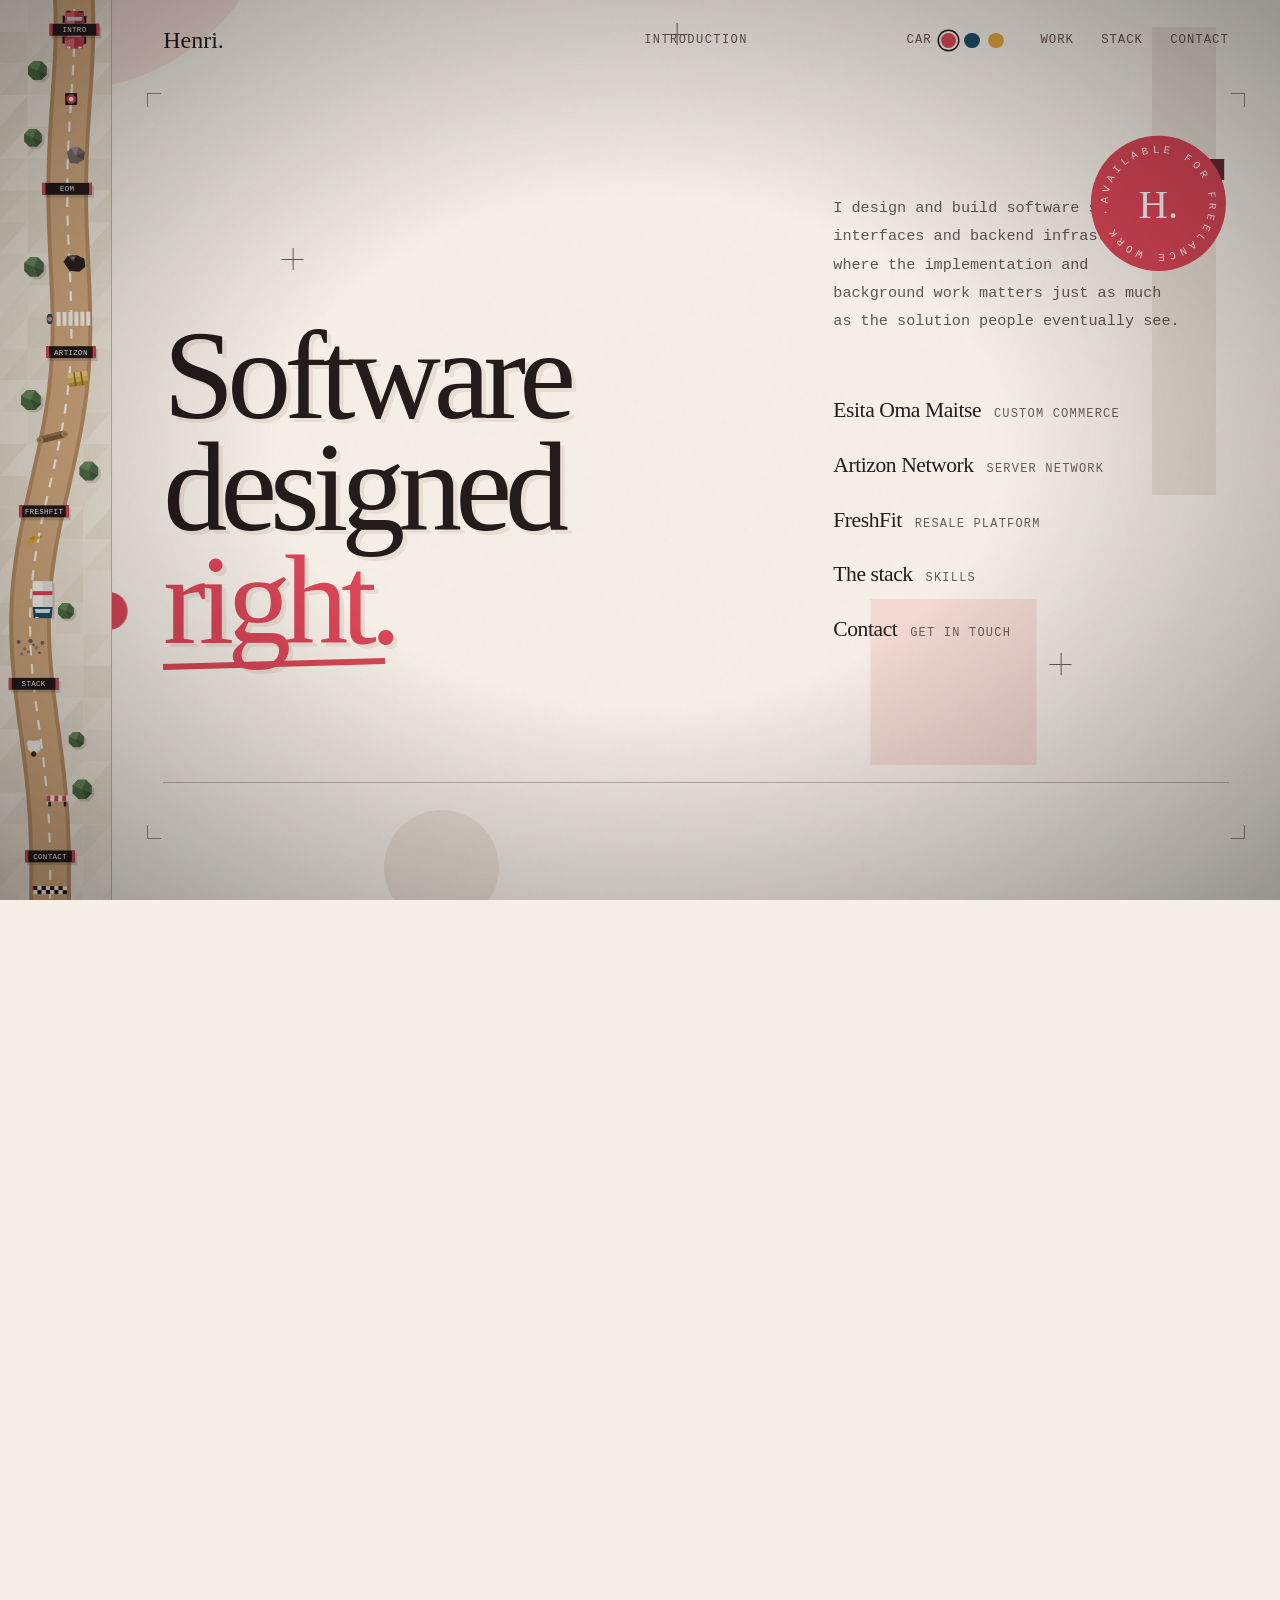
<file: index.html>
<!doctype html>
<html lang="en">
  <head>
    <meta charset="UTF-8" />
    <meta name="viewport" content="width=device-width, initial-scale=1.0" />

    <title>Henri Maasik | Freelance Software Developer</title>
    <meta
      name="description"
      content="Henri Maasik, freelance software developer. Custom software systems, interfaces and backend infrastructure."
    />
    <meta name="author" content="Henri Maasik" />
    <meta name="theme-color" content="#f5efe7" />
    <link rel="canonical" href="https://mhenri.me/" />

    <meta property="og:type" content="website" />
    <meta property="og:site_name" content="Henri Maasik" />
    <meta property="og:title" content="Henri Maasik | Freelance Software Developer" />
    <meta
      property="og:description"
      content="Custom software systems, interfaces and backend infrastructure. Available for freelance work."
    />
    <meta property="og:url" content="https://mhenri.me/" />
    <meta property="og:image" content="https://mhenri.me/og.png" />
    <meta property="og:image:width" content="1200" />
    <meta property="og:image:height" content="630" />
    <meta
      property="og:image:alt"
      content="Henri Maasik. Software designed right. Freelance software developer."
    />
    <meta name="twitter:card" content="summary_large_image" />
    <meta name="twitter:title" content="Henri Maasik | Freelance Software Developer" />
    <meta
      name="twitter:description"
      content="Custom software systems, interfaces and backend infrastructure. Available for freelance work."
    />
    <meta name="twitter:image" content="https://mhenri.me/og.png" />

    <script type="application/ld+json">
      {
        "@context": "https://schema.org",
        "@graph": [
          {
            "@type": "WebSite",
            "@id": "https://mhenri.me/#website",
            "url": "https://mhenri.me/",
            "name": "Henri Maasik",
            "inLanguage": "en"
          },
          {
            "@type": "Person",
            "@id": "https://mhenri.me/#person",
            "name": "Henri Maasik",
            "givenName": "Henri",
            "familyName": "Maasik",
            "alternateName": "Henri",
            "url": "https://mhenri.me/",
            "jobTitle": "Freelance software developer",
            "description": "Designs and builds software systems, interfaces and backend infrastructure.",
            "knowsAbout": ["Java", "PHP", "JavaScript", "TypeScript", "Next.js", "MySQL", "PostgreSQL", "Redis", "Docker", "Backend development", "Infrastructure"]
          },
          {
            "@type": "ProfessionalService",
            "name": "Henri Maasik, freelance software development",
            "url": "https://mhenri.me/",
            "provider": { "@id": "https://mhenri.me/#person" },
            "serviceType": ["Software development", "Backend engineering", "Infrastructure setup", "Custom web development"]
          }
        ]
      }
    </script>
    <meta name="referrer" content="strict-origin-when-cross-origin" />
    <meta
      http-equiv="Content-Security-Policy"
      content="default-src 'self'; script-src 'self'; style-src 'self' 'unsafe-inline' https://fonts.googleapis.com; font-src https://fonts.gstatic.com; img-src 'self' data:; object-src 'none'; base-uri 'self'; form-action 'self'"
    />
    <link rel="icon" href="favicon.svg" type="image/svg+xml" />
    <script src="js/init.js"></script>

    <link rel="preconnect" href="https://fonts.googleapis.com" />
    <link rel="preconnect" href="https://fonts.gstatic.com" crossorigin />

    <!-- fonts: Gloock for headings, Azeret Mono for text -->
    <link
      href="https://fonts.googleapis.com/css2?family=Azeret+Mono:wght@400;500;600&family=Gloock&display=swap"
      rel="stylesheet"
    />

    <link rel="stylesheet" href="css/style.css" />
  </head>

  <body>
    <a class="skip" href="#intro">Skip to content</a>

    <noscript>
      <div style="padding: 2rem; max-width: 40rem">
        <h1>Henri Maasik, freelance software developer</h1>
        <p>
          I design and build software systems, interfaces and backend
          infrastructure. This site works best with JavaScript turned on.
        </p>
        <ul>
          <li>Esita Oma Maitse: custom PHP commerce system with two shops.</li>
          <li>Artizon Network: modular Java server network.</li>
          <li>FreshFit: Next.js resale platform.</li>
        </ul>
        <p>
          Contact:
          <a href="mailto:henri.maasik1@gmail.com">henri.maasik1@gmail.com</a>
        </p>
      </div>
    </noscript>

    <header>
      <a href="#top" class="logo">Henri.</a>

      <div class="folio" aria-hidden="true">
        <span class="folio-name" id="folioName">Introduction</span>
      </div>

      <button
        type="button"
        class="menu-btn"
        id="menuBtn"
        aria-expanded="false"
        aria-controls="menuPanel"
        aria-label="Open menu"
      >
        <span></span>
        <span></span>
      </button>

      <nav class="menu-panel" id="menuPanel" aria-label="Sections">
        <ol id="menuList"></ol>
      </nav>

      <nav class="nav-links">
        <div class="car-picker" role="group" aria-label="Car colour">
          <span class="cp-label">Car</span>
          <button
            type="button"
            data-car="cherry"
            style="--sw: #d94657"
            aria-label="Cherry car"
            aria-pressed="true"
          ></button>
          <button
            type="button"
            data-car="blue"
            style="--sw: #1f4d67"
            aria-label="Blue car"
            aria-pressed="false"
          ></button>
          <button
            type="button"
            data-car="mustard"
            style="--sw: #e2a63b"
            aria-label="Mustard car"
            aria-pressed="false"
          ></button>
        </div>
        <a href="#work">Work</a>
        <a href="#stack">Stack</a>
        <a href="#contact">Contact</a>
      </nav>
    </header>

    <div class="progress" id="progress" aria-hidden="true"></div>

    <nav class="road" aria-label="Section map">
      <svg id="roadSvg" preserveAspectRatio="xMidYMin meet"></svg>
    </nav>

    <div class="bg" aria-hidden="true">
      <i class="shape s1" data-x="-12" data-y="10" data-speed="0.10"></i>
      <i class="shape s2" data-x="90" data-y="55" data-speed="0.18"></i>
      <i class="shape s3" data-x="7" data-y="70" data-speed="0.30"></i>
      <i
        class="shape s4"
        data-x="94"
        data-y="20"
        data-speed="0.22"
        data-spin="0.06"
      ></i>
      <i
        class="shape s5"
        data-x="68"
        data-y="85"
        data-speed="0.07"
        data-spin="0.03"
      ></i>
      <i class="shape s6" data-x="30" data-y="-10" data-speed="0.14"></i>
      <i
        class="shape reg"
        data-x="22"
        data-y="30"
        data-speed="0.25"
        data-spin="0.1"
      ></i>
      <i
        class="shape reg"
        data-x="82"
        data-y="75"
        data-speed="0.15"
        data-spin="-0.08"
      ></i>
      <i
        class="shape reg"
        data-x="52"
        data-y="5"
        data-speed="0.35"
        data-spin="0.12"
      ></i>
    </div>

    <main id="top">
      <!-- hero -->

      <section class="scroll-item" id="intro" data-name="Introduction" aria-label="Introduction">
        <div class="content-canvas">
          <div class="hero-layout">
            <div
              class="stamp hero-stamp"
              id="coinBtn"
              role="button"
              tabindex="0"
              aria-label="Flip the coin"
            >
              <div class="coin" id="coin">
                <div class="face front">
                  <svg viewBox="0 0 200 200">
                    <defs>
                      <path
                        id="ringA"
                        d="M100,100 m-72,0 a72,72 0 1,1 144,0 a72,72 0 1,1 -144,0"
                      />
                    </defs>
                    <circle cx="100" cy="100" r="96" fill="#d94657" />
                    <text
                      font-size="15"
                      fill="#faf6f0"
                      font-family="Azeret Mono, monospace"
                      font-weight="500"
                    >
                      <textPath
                        href="#ringA"
                        textLength="444"
                        lengthAdjust="spacing"
                      >
                        AVAILABLE FOR FREELANCE WORK ·
                      </textPath>
                    </text>
                    <text
                      x="100"
                      y="121"
                      text-anchor="middle"
                      font-family="Gloock, serif"
                      font-size="58"
                      fill="#faf6f0"
                    >
                      H.
                    </text>
                  </svg>
                </div>
                <div class="face back">
                  <svg viewBox="0 0 200 200">
                    <defs>
                      <path
                        id="ringC"
                        d="M100,100 m-72,0 a72,72 0 1,1 144,0 a72,72 0 1,1 -144,0"
                      />
                    </defs>
                    <circle cx="100" cy="100" r="96" fill="#672a31" />
                    <text
                      font-size="15"
                      fill="#faf6f0"
                      font-family="Azeret Mono, monospace"
                      font-weight="500"
                    >
                      <textPath
                        href="#ringC"
                        textLength="444"
                        lengthAdjust="spacing"
                      >
                        AVAILABLE FOR FREELANCE WORK ·
                      </textPath>
                    </text>
                    <text
                      x="100"
                      y="121"
                      text-anchor="middle"
                      font-family="Gloock, serif"
                      font-size="58"
                      fill="#faf6f0"
                    >
                      M.
                    </text>
                  </svg>
                </div>
              </div>
            </div>
            <div>
              <h1 class="hero-title rv">
                <span class="sr-only">Henri Maasik, freelance software developer.</span>
                Software designed
                <em class="cycle" id="cycle" role="button" tabindex="0" title="Click me">right.</em>
              </h1>
            </div>

            <div>
              <p class="hero-desc rv" style="--i: 1">
                I design and build software systems, interfaces and backend
                infrastructure where the implementation and background work
                matters just as much as the solution people eventually see.
              </p>

              <ol class="contents rv" style="--i: 2" id="contents"><!-- build:contents --><li><a href="#work"><span class="c-title">Esita Oma Maitse</span><span class="c-note">Custom commerce</span></a></li><li><a href="#artizon"><span class="c-title">Artizon Network</span><span class="c-note">Server network</span></a></li><li><a href="#freshfit"><span class="c-title">FreshFit</span><span class="c-note">Resale platform</span></a></li><li><a href="#stack"><span class="c-title">The stack</span><span class="c-note">Skills</span></a></li><li><a href="#contact"><span class="c-title">Contact</span><span class="c-note">Get in touch</span></a></li><!-- /build:contents --></ol>
            </div>

            <div class="hero-foot label rv" style="--i: 3"></div>
          </div>
        </div>
      </section>

      <!-- projects are made from js/projects.js -->
      <div id="projects"><!-- build:projects -->
<section class="scroll-item" id="work" data-name="Esita Oma Maitse" aria-label="Esita Oma Maitse">
  <div class="content-canvas">
    <span class="ghost" aria-hidden="true">PHP</span>
    <div class="project-grid">
      <div class="project-narrative">
        <span class="sticker">Two shops</span>
        <div class="title-row">
          <h2 class="project-title rv">Esita<br />Oma Maitse</h2>
          <p class="note rv" style="--i: 2"><svg viewBox="0 0 40 26" fill="none" stroke="currentColor" stroke-width="2" stroke-linecap="round" stroke-linejoin="round"><path d="M38 22 C 26 24, 14 18, 5 7"/><path d="M4 15 L4 6 L13 7"/></svg><span>rebuilt with new backend</span></p>
        </div>
        <p class="project-desc rv" style="--i: 1">A complete reconstruction of a production woocommerce system: storefront, administration, catalogue management, checkout, order handling and blog posts <mark class="hl">rebuilt without carrying the weight of the original stack</mark>, plus implementing custom independent features and optimizations.</p>
        <ul class="scope rv" style="--i: 2"><li>Storefront</li><li>Administration</li><li>Catalogue</li><li>Checkout</li><li>Order handling</li><li>Posts</li></ul>
        <div class="project-tools rv" style="--i: 3"><span>Built with</span>PHP · MySQL · JavaScript · REST · EveryPay</div>
        <a href="https://esitaomamaitse.ee" class="editorial-link rv" style="--i: 4">View the reconstruction</a>
      </div>
      <div class="project-specs">
        <svg class="illus rv" style="--i: 0" viewBox="0 0 320 130" role="img" aria-label="Two shopfronts"><rect x="5" y="6" width="25" height="34" fill="#d94657"/><circle cx="17.5" cy="40" r="12.5" fill="#d94657"/><rect x="30" y="6" width="25" height="34" fill="#faf6f0"/><circle cx="42.5" cy="40" r="12.5" fill="#faf6f0"/><rect x="55" y="6" width="25" height="34" fill="#d94657"/><circle cx="67.5" cy="40" r="12.5" fill="#d94657"/><rect x="80" y="6" width="25" height="34" fill="#faf6f0"/><circle cx="92.5" cy="40" r="12.5" fill="#faf6f0"/><rect x="105" y="6" width="25" height="34" fill="#d94657"/><circle cx="117.5" cy="40" r="12.5" fill="#d94657"/><rect x="130" y="6" width="25" height="34" fill="#faf6f0"/><circle cx="142.5" cy="40" r="12.5" fill="#faf6f0"/><rect x="13" y="58" width="134" height="66" fill="#e9ded4"/><rect x="23" y="70" width="60" height="38" fill="#faf6f0"/><rect x="97" y="70" width="38" height="54" fill="#672a31"/><rect x="165" y="6" width="25" height="34" fill="#d94657"/><circle cx="177.5" cy="40" r="12.5" fill="#d94657"/><rect x="190" y="6" width="25" height="34" fill="#faf6f0"/><circle cx="202.5" cy="40" r="12.5" fill="#faf6f0"/><rect x="215" y="6" width="25" height="34" fill="#d94657"/><circle cx="227.5" cy="40" r="12.5" fill="#d94657"/><rect x="240" y="6" width="25" height="34" fill="#faf6f0"/><circle cx="252.5" cy="40" r="12.5" fill="#faf6f0"/><rect x="265" y="6" width="25" height="34" fill="#d94657"/><circle cx="277.5" cy="40" r="12.5" fill="#d94657"/><rect x="290" y="6" width="25" height="34" fill="#faf6f0"/><circle cx="302.5" cy="40" r="12.5" fill="#faf6f0"/><rect x="173" y="58" width="134" height="66" fill="#e9ded4"/><rect x="183" y="70" width="60" height="38" fill="#faf6f0"/><rect x="257" y="70" width="38" height="54" fill="#672a31"/></svg>
        <div class="spec-list">
          <div class="spec-row rv" style="--i: 1"><span class="spec-key">Architecture</span><span class="spec-val">Custom PHP</span></div><div class="spec-row rv" style="--i: 2"><span class="spec-key">Storefront</span><span class="spec-val">2 standalone shops</span></div><div class="spec-row rv" style="--i: 3"><span class="spec-key">Administration</span><span class="spec-val">Custom Panel</span></div><div class="spec-row rv" style="--i: 4"><span class="spec-key">Database</span><span class="spec-val">Local MySQL containers</span></div><div class="spec-row rv" style="--i: 5"><span class="spec-key">Statistics</span><span class="spec-val">GA4 + custom</span></div>
        </div>
      </div>
    </div>
  </div>
</section>
<section class="scroll-item" id="artizon" data-name="Artizon Network" aria-label="Artizon Network">
  <div class="content-canvas">
    <span class="ghost" aria-hidden="true">JAVA</span>
    <div class="project-grid">
      <div class="project-narrative">
        <span class="sticker">Custom infrastructure</span>
        <div class="title-row">
          <h2 class="project-title rv">Artizon<br />Network</h2>
          <p class="note rv" style="--i: 2"><svg viewBox="0 0 40 26" fill="none" stroke="currentColor" stroke-width="2" stroke-linecap="round" stroke-linejoin="round"><path d="M38 22 C 26 24, 14 18, 5 7"/><path d="M4 15 L4 6 L13 7"/></svg><span>our own api, backend &amp; server software</span></p>
        </div>
        <p class="project-desc rv" style="--i: 1">A modular Minecraft network designed around <mark class="hl">a clean service boundary</mark>: proxy, backend, API and game engines living inside one coordinated system <mark class="hl">instead of becoming a pile of plugins talking to each other by accident</mark>. Orchastrated with Docker and Redis using custom backend software.</p>
        <ul class="scope rv" style="--i: 2"><li>Proxy</li><li>Backend</li><li>API</li><li>Engines</li><li>Isolated servers</li><li>Event bus</li></ul>
        <div class="project-tools rv" style="--i: 3"><span>Built with</span>Java 25 · Gradle · Redis · Docker · MySQL</div>
        <a href="https://artizon.ee" class="editorial-link rv" style="--i: 4">Inspect the Network</a>
      </div>
      <div class="project-specs">
        <svg class="illus rv" style="--i: 0" viewBox="0 0 320 110" role="img" aria-label="Proxy, backend, API and engines connected in a chain">
    <g stroke="#241b1b" stroke-width="3" class="flow"><line x1="58" y1="42" x2="86" y2="42"/><line x1="146" y1="42" x2="174" y2="42"/><line x1="234" y1="42" x2="262" y2="42"/></g>
    <rect x="0" y="14" width="56" height="56" fill="#241b1b"/><rect x="88" y="14" width="56" height="56" fill="#d94657"/><rect x="176" y="14" width="56" height="56" fill="#672a31"/><rect x="264" y="14" width="56" height="56" fill="#d94657"/>
    <g font-family="Azeret Mono, monospace" font-size="11" fill="#241b1b" text-anchor="middle"><text x="28" y="94">Proxy</text><text x="116" y="94">Backend</text><text x="204" y="94">API</text><text x="292" y="94">Engines</text></g></svg>
        <div class="spec-list">
          <div class="spec-row rv" style="--i: 1"><span class="spec-key">Runtime</span><span class="spec-val">Java 25</span></div><div class="spec-row rv" style="--i: 2"><span class="spec-key">Network</span><span class="spec-val">Custom Velocity Fork</span></div><div class="spec-row rv" style="--i: 3"><span class="spec-key">Backend Software</span><span class="spec-val">Custom Leaf Fork + API</span></div><div class="spec-row rv" style="--i: 4"><span class="spec-key">Deployment</span><span class="spec-val">Docker + autoscaling backend</span></div><div class="spec-row rv" style="--i: 5"><span class="spec-key">Servers</span><span class="spec-val">Vercel + Database VPS + Main gameserver</span></div>
        </div>
      </div>
    </div>
  </div>
</section>
<section class="scroll-item" id="freshfit" data-name="FreshFit" aria-label="FreshFit">
  <div class="content-canvas">
    <span class="ghost" aria-hidden="true">NEXT</span>
    <div class="project-grid">
      <div class="project-narrative">
        <span class="sticker">private project</span>
        <div class="title-row">
          <h2 class="project-title rv">FreshFit</h2>
          <p class="note rv" style="--i: 2"><svg viewBox="0 0 40 26" fill="none" stroke="currentColor" stroke-width="2" stroke-linecap="round" stroke-linejoin="round"><path d="M38 22 C 26 24, 14 18, 5 7"/><path d="M4 15 L4 6 L13 7"/></svg><span>no unnecessary overhead</span></p>
        </div>
        <p class="project-desc rv" style="--i: 1">A resale platform built around a fast and efficient technical surface: authentication, catalogue, wardrobe, order management and dashboard designed to be <mark class="hl">reliable, customizable and extensible</mark> without any unnecessary overhead.</p>
        <ul class="scope rv" style="--i: 2"><li>Authentication</li><li>Catalogue</li><li>Wardrobe</li><li>Order management</li><li>Dashboard</li><li>Advanced recommendations</li></ul>
        <div class="project-tools rv" style="--i: 3"><span>Built with</span>Next.js · Auth.js · Prisma · Neon</div>
        <a href="#private-project" class="editorial-link rv" style="--i: 4">PROJECT IS PRIVATE</a>
      </div>
      <div class="project-specs">
        <svg class="illus rv" style="--i: 0" viewBox="0 0 320 130" role="img" aria-label="A shirt on a hanger with a resale tag">
    <path d="M160 40 V31 a9 9 0 1 0 -9 -9" fill="none" stroke="#241b1b" stroke-width="4" stroke-linecap="round"/>
    <path d="M160 40 L96 64 H224 Z" fill="none" stroke="#241b1b" stroke-width="4" stroke-linejoin="round"/>
    <polygon points="118,64 146,60 174,60 202,64 232,86 214,100 198,90 198,128 122,128 122,90 106,100 88,86" fill="#d94657"/>
    <g transform="rotate(10 272 40)"><rect x="238" y="26" width="72" height="26" fill="#672a31"/><text x="274" y="43" fill="#faf6f0" font-family="Azeret Mono, monospace" font-size="11" text-anchor="middle">Resale</text></g></svg>
        <div class="spec-list">
          <div class="spec-row rv" style="--i: 1"><span class="spec-key">Framework</span><span class="spec-val">Next.js</span></div><div class="spec-row rv" style="--i: 2"><span class="spec-key">Authentication</span><span class="spec-val">Auth.js</span></div><div class="spec-row rv" style="--i: 3"><span class="spec-key">Database</span><span class="spec-val">PostgreSQL</span></div><div class="spec-row rv" style="--i: 4"><span class="spec-key">ORM</span><span class="spec-val">Prisma</span></div><div class="spec-row rv" style="--i: 5"><span class="spec-key">Interface</span><span class="spec-val">Custom</span></div>
        </div>
      </div>
    </div>
  </div>
</section><!-- /build:projects --></div>

      <!-- stack -->

      <section class="scroll-item" id="stack" data-name="The stack" aria-label="The stack">
        <div class="content-canvas">
          <div class="stack-layout">
            <div class="stack-side">
              <h2 class="section-title rv">
                What I have
                <em>worked with.</em>
              </h2>

              <ul class="disciplines rv" style="--i: 1">
                <li>
                  <strong>Software systems</strong>
                  <span>
                    Backend services with clear boundaries between parts, from
                    Java and PHP to whatever the job needs.
                  </span>
                </li>
                <li>
                  <strong>Interfaces</strong>
                  <span>
                    Custom storefronts, admin panels and dashboards, in
                    JavaScript, Next.js, PHP and React.
                  </span>
                </li>
                <li>
                  <strong>Infrastructure</strong>
                  <span>Docker, Redis, VPS and autoscaling backends.</span>
                </li>
              </ul>

              <div class="tools rv" style="--i: 2">
                <p class="label">
                  Tools from the projects above, hover one to trace it
                </p>
                <div class="tool-list" id="toolList"><!-- build:tools --><button type="button">PHP</button><button type="button">MySQL</button><button type="button">JavaScript</button><button type="button">REST</button><button type="button">EveryPay</button><button type="button">GA4</button><button type="button">Java 25</button><button type="button">Gradle</button><button type="button">Redis</button><button type="button">Docker</button><button type="button">Velocity</button><button type="button">Vercel</button><button type="button">Next.js</button><button type="button">Auth.js</button><button type="button">Prisma</button><button type="button">Neon</button><button type="button">PostgreSQL</button><!-- /build:tools --></div>
              </div>
            </div>

            <div class="stack-main">
              <div class="matrix-wrap rv" id="matrixWrap" style="--i: 2">
                <div class="mx-labels" id="mxLabels"><!-- build:labels --><span class="m-row head"></span><span class="m-row">Interface</span><span class="m-row">Application</span><span class="m-row">Data</span><span class="m-row">Infrastructure</span><span class="m-row">Commerce and insight</span><!-- /build:labels --></div>
                <div
                  class="mx-scroll"
                  id="mxScroll"
                  tabindex="0"
                  aria-label="Projects and their stacks, scroll horizontally"
                >
                  <div class="matrix" id="matrix"><!-- build:matrix --><span class="m-col" data-c="1">Esita Oma Maitse</span><span class="m-col" data-c="2">Artizon Network</span><span class="m-col" data-c="3">FreshFit</span><span class="m-cell" data-c="1" data-name="Esita Oma Maitse">JavaScript, custom storefronts (2 shops)</span><span class="m-cell" data-c="2" data-name="Artizon Network">Web hosted on Vercel</span><span class="m-cell" data-c="3" data-name="FreshFit">Next.js, custom interface</span><span class="m-cell" data-c="1" data-name="Esita Oma Maitse">Custom PHP, REST, custom admin panel</span><span class="m-cell" data-c="2" data-name="Artizon Network">Java 25, Gradle, Velocity and Leaf forks, API</span><span class="m-cell" data-c="3" data-name="FreshFit">Next.js, Auth.js</span><span class="m-cell" data-c="1" data-name="Esita Oma Maitse">MySQL</span><span class="m-cell" data-c="2" data-name="Artizon Network">MySQL, Redis</span><span class="m-cell" data-c="3" data-name="FreshFit">PostgreSQL, Prisma, Neon</span><span class="m-cell" data-c="1" data-name="Esita Oma Maitse">Local MySQL containers</span><span class="m-cell" data-c="2" data-name="Artizon Network">Docker, autoscaling backend, Database VPS, main gameserver</span><span class="m-cell" data-c="3" data-name="FreshFit">Neon</span><span class="m-cell" data-c="1" data-name="Esita Oma Maitse">EveryPay, GA4 + custom statistics</span><span class="m-cell" data-c="2" data-name="Artizon Network">Tebex</span><span class="m-cell" data-c="3" data-name="FreshFit">Montonio, order management, dashboard</span><!-- /build:matrix --></div>
                </div>
                <div class="mx-bar" id="mxBar">
                  <span class="mx-thumb" id="mxThumb"></span>
                </div>
              </div>
              <p class="matrix-note label rv" style="--i: 3">
                Selected projects. Hover or tap a cell to isolate one, drag the
                red bar or swipe to scroll sideways.
              </p>

              <div class="more rv" style="--i: 4">
                <h3>And plenty more</h3>
                <dl id="moreTools"><!-- build:more --><div><dt>Languages</dt><dd><span>Java</span><span>PHP</span><span>JavaScript</span><span>TypeScript</span><span>Python</span><span>SQL</span><span>Go</span><span>Rust</span><span>Kotlin</span><span>C++</span><span>Bash</span><span>Web (HTML, CSS)</span></dd></div><div><dt>Frameworks &amp; Libraries</dt><dd><span>Next.js</span><span>React</span><span>Fastify</span><span>Tailwind</span><span>Prisma</span><span>React Native</span><span>shadcn-ui</span><span>Auth.js</span><span>FastAPI</span><span>Spring Boot</span><span>JUnit</span><span>Flask</span></dd></div><div><dt>Data &amp; Formats</dt><dd><span>MySQL</span><span>PostgreSQL</span><span>Redis</span><span>SQLite</span><span>Flat-file</span><span>Yaml</span><span>JSON</span><span>XML</span><span>CSV</span></dd></div><div><dt>Environments &amp; Tools</dt><dd><span>Linux</span><span>Docker</span><span>VPS</span><span>Vercel</span><span>Cloudflare</span><span>Git</span><span>Obsidian</span><span>Gradle</span><span>Maven</span><span>Node.js</span><span>Nginx</span></dd></div><!-- /build:more --></dl>
              </div>
            </div>
          </div>
        </div>
      </section>

      <!-- contact -->

      <section class="scroll-item" id="contact" data-name="Contact" aria-label="Contact">
        <div class="content-canvas footer-content">
          <span class="ghost" aria-hidden="true">yo</span>
          <h2 class="footer-title rv">
            Interested in my
            <em>services?</em>
          </h2>

          <div class="footer-bottom rv" style="--i: 2">
            <div class="stamp contact-stamp" aria-hidden="true"></div>
            <div class="contact-lines">
              <a
                href="mailto:henri.maasik1@gmail.com"
                class="email-link"
              >
                henri.maasik1@gmail.com
              </a>
              <span class="email-link" style="cursor: default">
                discord: henri.ee
              </span>
              <button
                type="button"
                class="copy"
                data-copy="henri.maasik1@gmail.com"
              >
                Copy email
              </button>
              <button type="button" class="copy" data-copy="henri.ee">
                Copy discord
              </button>
            </div>

            <div class="footer-side">
              <div class="footer-meta">
                Available for software development, backend engineering,
                infrastructure setup and any freelance work.
              </div>
            </div>
          </div>
        </div>
      </section>
    </main>

    <script src="js/helpers.js"></script>
    <script src="js/projects.js"></script>
    <script src="js/templates.js"></script>
    <script src="js/render.js"></script>
    <script src="js/scroll.js"></script>
    <script src="js/matrix.js"></script>
    <script src="js/contact.js"></script>
    <script src="js/obstacles.js"></script>
    <script src="js/road.js"></script>
    <script src="js/navigate.js"></script>
    <script src="js/menu.js"></script>
    <script src="js/effects.js"></script>
  </body>
</html>
</file>
<file: css/style.css>
:root {
  --paper: #f5efe7;
  --paper-light: #faf6f0;
  --paper-dark: #e9ded4;

  --ink: #241b1b;
  --ink-soft: #655454;
  --ink-faint: #6d5b55;

  --link: #1f4d67;

  --cherry: #d94657;
  --cherry-dark: #ad3041;
  --wine: #672a31;

  --line: rgba(36, 27, 27, 0.15);
  --line-strong: rgba(36, 27, 27, 0.28);

  --mono: "Azeret Mono", monospace;
  --display: "Gloock", serif;

  --page: clamp(1.25rem, 4vw, 5rem);
  --ease: cubic-bezier(0.16, 1, 0.3, 1);
}

* {
  box-sizing: border-box;
  margin: 0;
  padding: 0;
}

html {
  overflow-x: clip;
  background: var(--paper);
  scroll-behavior: auto;
}

/* hide the scrollbar */
html {
  scrollbar-width: none;
}

html::-webkit-scrollbar,
body::-webkit-scrollbar {
  display: none;
}

body {
  background: var(--paper);
  color: var(--ink);
  font-family: var(--mono);
  line-height: 1.5;
  overflow-x: hidden;
  -webkit-font-smoothing: antialiased;
  -moz-osx-font-smoothing: grayscale;
}

body::before {
  content: "";
  position: fixed;
  inset: 0;
  pointer-events: none;
  z-index: 999;
  opacity: 0.045;
  background-image: url("data:image/svg+xml,%3Csvg viewBox='0 0 180 180' xmlns='http://www.w3.org/2000/svg'%3E%3Cfilter id='n'%3E%3CfeTurbulence type='fractalNoise' baseFrequency='.9' numOctaves='3' stitchTiles='stitch'/%3E%3C/filter%3E%3Crect width='100%25' height='100%25' filter='url(%23n)' opacity='.55'/%3E%3C/svg%3E");
  mix-blend-mode: multiply;
}

/* soft vignette on the edges of the screen */
body::after {
  content: "";
  position: fixed;
  inset: 0;
  pointer-events: none;
  z-index: 998;
  background: radial-gradient(
    ellipse at center,
    transparent 40%,
    rgba(0, 0, 0, 0.38) 100%
  );
}

::selection {
  background: var(--cherry);
  color: var(--paper-light);
}

a {
  color: inherit;
}

button {
  font: inherit;
  color: inherit;
  background: none;
  border: 0;
  cursor: pointer;
}

:focus-visible {
  outline: 2px solid var(--cherry);
  outline-offset: 4px;
}

/* header */

header {
  position: fixed;
  inset: 0 0 auto 0;
  width: 100%;
  padding: 1.4rem var(--page) 1.4rem calc(var(--page) + var(--road));
  display: grid;
  grid-template-columns: 1fr auto 1fr;
  align-items: center;
  z-index: 100;
  pointer-events: none;
}

header * {
  pointer-events: auto;
}

.logo {
  width: max-content;
  color: var(--ink);
  text-decoration: none;
  font-family: var(--display);
  font-size: 1.5rem;
  position: relative;
}

.logo::after,
.email-link::after {
  content: "";
  position: absolute;
  left: 0;
  bottom: -0.2rem;
  width: 100%;
  height: 2px;
  background: var(--cherry);
  transform: scaleX(0);
  transform-origin: right;
  transition: transform 0.45s var(--ease);
}

.logo:hover::after,
.email-link:hover::after {
  transform: scaleX(1);
  transform-origin: left;
}

/* page name in the header */
.folio {
  display: flex;
  align-items: baseline;
  gap: 0.7rem;
  font-size: 0.75rem;
  letter-spacing: 0.12em;
  text-transform: uppercase;
  color: var(--ink-soft);
}

.folio-name {
  min-width: 11ch;
}

.nav-links {
  justify-self: end;
  display: flex;
  gap: 1.7rem;
}

.nav-links a {
  position: relative;
  text-decoration: none;
  font-size: 0.77rem;
  letter-spacing: 0.08em;
  text-transform: uppercase;
  color: var(--ink-soft);
  transition: color 0.25s ease;
}

.nav-links a::before {
  content: "↳";
  position: absolute;
  left: -0.8rem;
  opacity: 0;
  color: var(--cherry);
  transform: translateX(-4px);
  transition:
    opacity 0.25s ease,
    transform 0.25s ease;
}

.nav-links a:hover {
  color: var(--cherry);
}

.nav-links a:hover::before {
  opacity: 1;
  transform: translateX(0);
}

/* progress bar at the bottom */
.progress {
  position: fixed;
  left: 0;
  bottom: 0;
  height: 4px;
  width: 100%;
  background: var(--cherry);
  transform: scaleX(0);
  transform-origin: left;
  z-index: 100;
}

main {
  width: 100vw;
  overflow-x: clip;
}

/* scroll items */
.scroll-item:focus {
  outline: none;
}


.scroll-item {
  margin-left: var(--road);
  width: calc(100vw - var(--road));
  min-height: 100vh;
  display: flex;
  justify-content: center;
  align-items: center;
  padding: 7rem var(--page) 5rem;
  margin-bottom: 40vh;
  will-change: transform, opacity;
  transition:
    transform 0.08s ease-out,
    opacity 0.08s ease-out;
}

#contact {
  margin-bottom: 0;
}

.content-canvas {
  width: 100%;
  max-width: 1500px;
  position: relative;
}

/* pop in when a section is visible for the first time */
.js .rv {
  opacity: 0;
  transform: translateY(24px) scale(1.3) rotate(var(--tilt, 4deg));
  transition:
    opacity 0.5s ease,
    transform 0.9s cubic-bezier(0.34, 1.56, 0.64, 1);
  transition-delay: calc(var(--i, 0) * 90ms);
}

.js .in .rv {
  opacity: 1;
  transform: none;
}

/* hidden but readable by screen readers and search engines */
.sr-only {
  position: absolute;
  width: 1px;
  height: 1px;
  overflow: hidden;
  clip: rect(0 0 0 0);
  white-space: nowrap;
}

/* skip link for keyboard users */
.skip {
  position: fixed;
  top: 0.8rem;
  left: 0.8rem;
  z-index: 1000;
  padding: 0.6rem 1rem;
  background: var(--ink);
  color: var(--paper-light);
  font-size: 0.85rem;
  text-decoration: none;
  transform: translateY(-200%);
}

.skip:focus {
  transform: none;
}

/* small label */
.label {
  font-size: 0.8em;
  letter-spacing: 0.13em;
  text-transform: uppercase;
  color: var(--ink-faint);
}

.label b {
  color: var(--cherry-dark);
  font-weight: 500;
}

/* hero */

.hero-layout {
  min-height: 74vh;
  display: grid;
  grid-template-columns: minmax(0, 1.5fr) minmax(280px, 1fr);
  column-gap: clamp(2rem, 6vw, 8rem);
  align-items: end;
}

.hero-title {
  max-width: 11ch;
  font-family: var(--display);
  font-size: clamp(4rem, 10vw, 10rem);
  font-weight: 400;
  line-height: 0.88;
  letter-spacing: -0.055em;
}

.hero-title em {
  color: var(--cherry);
  font-style: normal;
  position: relative;
}

.hero-title em::after {
  content: "";
  position: absolute;
  left: 0;
  right: 4%;
  bottom: -0.08em;
  height: 0.045em;
  background: var(--cherry);
  transform: rotate(-1.5deg);
}

.hero-desc {
  font-size: 0.95rem;
  line-height: 1.85;
  color: var(--ink-soft);
  max-width: 38ch;
}

/* contents list */
.contents {
  margin-top: 3rem;
  list-style: none;
}

.contents li a {
  display: grid;
  grid-template-columns: auto 1fr auto;
  align-items: baseline;
  gap: 0.8rem;
  padding: 0.7rem 0;
  text-decoration: none;
  transition:
    padding 0.4s var(--ease),
    color 0.25s ease;
}

.contents .c-title {
  font-family: var(--display);
  font-size: 1.35rem;
  letter-spacing: -0.02em;
}

.contents .c-note {
  font-size: 0.75rem;
  letter-spacing: 0.1em;
  text-transform: uppercase;
  color: var(--ink-faint);
}

.contents li a:hover {
  padding-left: 0.6rem;
  color: var(--cherry);
}

.hero-foot {
  grid-column: 1 / -1;
  margin-top: 4rem;
  padding-top: 1rem;
  border-top: 1px solid var(--line-strong);
  display: flex;
  justify-content: space-between;
  gap: 2rem;
  flex-wrap: wrap;
}

/* projects */

.project-grid {
  display: grid;
  grid-template-columns: minmax(0, 4fr) minmax(280px, 2.7fr);
  gap: clamp(1.5rem, 4vw, 6rem);
  align-items: start;
}

.project-narrative {
  padding-top: 3rem;
}

.project-title {
  max-width: 100%;
  font-family: var(--display);
  font-size: clamp(3.5rem, 6.4vw, 7rem);
  font-weight: 400;
  line-height: 0.9;
  letter-spacing: -0.05em;
}

.project-desc {
  max-width: 45ch;
  margin-top: 3rem;
  font-size: 1rem;
  line-height: 1.9;
  color: var(--ink-soft);
}

.project-tools {
  margin-top: 2rem;
  max-width: 43ch;
  font-size: 0.92rem;
  line-height: 1.8;
  text-transform: uppercase;
  letter-spacing: 0.04em;
}

.project-tools span {
  display: block;
  margin-bottom: 0.35rem;
  color: var(--cherry-dark);
}

/* what was built */
.scope {
  margin-top: 2.2rem;
  max-width: 45ch;
  list-style: none;
  font-size: 0.92rem;
  line-height: 1.6;
  color: var(--ink);
  columns: 2;
  column-gap: 2rem;
}

.scope li {
  break-inside: avoid;
  padding: 0.3rem 0 0.3rem 1.2rem;
  position: relative;
}

.scope li::before {
  content: "→";
  position: absolute;
  left: 0;
  color: var(--cherry);
}

.editorial-link {
  display: inline-flex;
  align-items: center;
  gap: 0.8rem;
  margin-top: 3rem;
  font-size: 0.82rem;
  letter-spacing: 0.08em;
  text-transform: uppercase;
  text-decoration: none;
  color: var(--link);
  transition: color 0.25s ease;
}

.editorial-link::after {
  content: "↗";
  color: var(--cherry);
  transition: transform 0.3s var(--ease);
}

.editorial-link:hover {
  color: var(--cherry);
}

.editorial-link:hover::after {
  transform: translate(3px, -3px);
}

/* specs */

.project-specs {
  align-self: center;
  position: relative;
  padding-top: 1.5rem;
}

.project-specs::before {
  content: "SPECIFICATIONS";
  position: absolute;
  top: -0.5rem;
  left: 0;
  font-size: 0.92rem;
  font-weight: 800;
  letter-spacing: 0.16em;
  color: var(--cherry-dark);
}

.spec-list {
  display: flex;
  flex-direction: column;
  border-top: 2px solid var(--ink);
}

.spec-row {
  min-height: 4.6rem;
  padding: 0.7rem 0;
  display: grid;
  grid-template-columns: minmax(6.5rem, 0.85fr) minmax(0, 1.4fr);
  gap: 1.2rem;
  align-items: center;
  border-bottom: 1px solid var(--line-strong);
  transition:
    padding 0.35s var(--ease),
    background 0.35s ease;
}

.spec-row:hover {
  padding-left: 0.8rem;
  padding-right: 0.8rem;
  background: var(--blush);
}

.spec-key {
  font-size: 0.87rem;
  font-weight: 500;
  color: var(--ink-soft);
  text-transform: uppercase;
  letter-spacing: 0.08em;
}

.spec-val {
  font-family: var(--display);
  font-size: 1.25rem;
  line-height: 1.2;
  letter-spacing: -0.01em;
  word-spacing: 0.2em;
  color: var(--ink);
  text-align: left;
}

/* stack */

.section-title {
  max-width: 9ch;
  font-family: var(--display);
  font-size: clamp(3.5rem, 8vw, 8rem);
  font-weight: 400;
  line-height: 0.88;
  letter-spacing: -0.055em;
}

.section-title em {
  color: var(--cherry);
  font-style: normal;
}

.disciplines {
  list-style: none;
  border-top: 1px solid var(--line-strong);
}

.disciplines li {
  display: grid;
  grid-template-columns: 11rem 1fr;
  gap: 1.5rem;
  padding: 1rem 0;
  border-bottom: 1px solid var(--line);
  align-items: baseline;
}

.disciplines strong {
  font-family: var(--display);
  font-weight: 400;
  font-size: 1.35rem;
  letter-spacing: -0.02em;
}

.disciplines span {
  font-size: 0.9rem;
  line-height: 1.7;
  color: var(--ink-soft);
}

/* stack matrix, columns scroll sideways and labels stay put */
@property --fl {
  syntax: "<length>";
  inherits: false;
  initial-value: 0px;
}

@property --fr {
  syntax: "<length>";
  inherits: false;
  initial-value: 0px;
}

.matrix-wrap {
  --lab-w: 9rem;
  --col-w: clamp(15rem, 28vw, 27rem);
  --row-h: 6.6rem;
  --head-h: 4.6rem;
  display: grid;
  grid-template-columns: var(--lab-w) minmax(0, 1fr);
}

.mx-labels {
  display: grid;
  grid-template-rows: var(--head-h) repeat(var(--rows, 5), var(--row-h));
  border-top: 1px solid var(--line-strong);
}

.mx-labels .m-row {
  padding: 1rem 1rem 1rem 0;
  border-bottom: 1px solid var(--line);
  font-size: 0.77rem;
  letter-spacing: 0.1em;
  text-transform: uppercase;
  color: var(--cherry-dark);
}

.mx-labels .m-row.head {
  border-bottom-color: var(--line-strong);
}

.mx-scroll {
  overflow-x: auto;
  overflow-y: hidden;
  scrollbar-width: none;
  overscroll-behavior-x: contain;
  --fl: 0px;
  --fr: 0px;
  -webkit-mask-image: linear-gradient(
    to right,
    transparent 0,
    #000 var(--fl),
    #000 calc(100% - var(--fr)),
    transparent 100%
  );
  mask-image: linear-gradient(
    to right,
    transparent 0,
    #000 var(--fl),
    #000 calc(100% - var(--fr)),
    transparent 100%
  );
  transition:
    --fl 0.7s ease,
    --fr 0.7s ease;
}

.mx-scroll::-webkit-scrollbar {
  display: none;
}

.matrix {
  display: grid;
  width: max-content;
  grid-template-columns: repeat(var(--n, 3), var(--col-w));
  grid-template-rows: var(--head-h) repeat(var(--rows, 5), var(--row-h));
  border-top: 1px solid var(--line-strong);
}

.matrix > * {
  padding: 1rem 1.4rem 1rem 0;
  border-bottom: 1px solid var(--line);
  font-size: 0.9rem;
  line-height: 1.6;
  overflow: hidden;
}

.matrix .m-col {
  font-family: var(--display);
  font-size: 1.5rem;
  letter-spacing: -0.03em;
  line-height: 1.05;
  border-bottom-color: var(--line-strong);
}

.matrix .m-cell {
  color: var(--ink);
  cursor: default;
}

.matrix .m-cell.none {
  color: var(--ink-faint);
}

/* custom scrollbar */
.mx-bar {
  grid-column: 2;
  position: relative;
  height: 1.6rem;
  margin-top: 1rem;
  cursor: pointer;
  touch-action: none;
}

.mx-bar::before {
  content: "";
  position: absolute;
  left: 0;
  right: 0;
  top: 50%;
  height: 2px;
  margin-top: -1px;
  background: var(--line-strong);
}

.mx-thumb {
  position: absolute;
  left: 0;
  top: 50%;
  height: 6px;
  margin-top: -3px;
  background: var(--cherry);
  cursor: grab;
  transition:
    height 0.25s var(--ease),
    margin-top 0.25s var(--ease);
}

.mx-bar:hover .mx-thumb,
.mx-thumb.drag {
  height: 10px;
  margin-top: -5px;
}

.mx-thumb.drag {
  cursor: grabbing;
}

.matrix-wrap.no-scroll .mx-bar {
  display: none;
}

.matrix-note {
  margin-top: 1.2rem;
}

/* contact */

.footer-content {
  min-height: 72vh;
  display: grid;
  grid-template-columns: 1fr;
  align-content: center;
}

.footer-title {
  max-width: 10ch;
  font-family: var(--display);
  font-size: clamp(4rem, 9vw, 9rem);
  font-weight: 400;
  line-height: 0.88;
  letter-spacing: -0.055em;
}

.footer-title em {
  color: var(--cherry);
  font-style: normal;
}

.footer-bottom {
  display: flex;
  justify-content: space-between;
  align-items: end;
  gap: 2rem;
  margin-top: 4rem;
  padding-top: 1rem;
  border-top: 1px solid var(--line-strong);
}

.contact-lines {
  display: flex;
  flex-direction: column;
  gap: 0.6rem;
  align-items: flex-start;
}

.email-link {
  font-family: var(--display);
  font-size: clamp(1.3rem, 2.3vw, 2.3rem);
  color: var(--ink);
  text-decoration: none;
  position: relative;
  text-align: left;
}

.email-link:hover {
  color: var(--cherry);
}

.copy {
  font-size: 0.75rem;
  letter-spacing: 0.1em;
  text-transform: uppercase;
  color: var(--link);
  padding: 0.2rem 0;
  border-bottom: 1px solid currentColor;
}

.copy:hover {
  color: var(--cherry);
}

.footer-meta {
  max-width: 20rem;
  font-size: 0.82rem;
  line-height: 1.8;
  color: var(--ink-faint);
  text-align: right;
  text-transform: uppercase;
  letter-spacing: 0.06em;
  margin-bottom: 0.5rem;
}

/* background shapes, ghosts, stamps and details */

:root {
  --blush: #f2d9d3;
}

.bg {
  position: fixed;
  inset: 0;
  overflow: hidden;
  pointer-events: none;
  z-index: 0;
}

main {
  position: relative;
  z-index: 1;
}

.shape {
  position: absolute;
  left: 0;
  top: 0;
  will-change: transform;
}

.s1 {
  width: 34vw;
  height: 34vw;
  border-radius: 50%;
  background: var(--blush);
}
.s2 {
  width: 5vw;
  height: 52vh;
  background: var(--paper-dark);
}
.s3 {
  width: 2.4rem;
  height: 2.4rem;
  border-radius: 50%;
  background: var(--cherry);
}
.s4 {
  width: 1.3rem;
  height: 1.3rem;
  background: var(--wine);
}
.s5 {
  width: 13vw;
  height: 13vw;
  background: var(--blush);
}
.s6 {
  width: 9vw;
  height: 9vw;
  border-radius: 50%;
  background: var(--paper-dark);
}

.reg {
  width: 22px;
  height: 22px;
}

.reg::before,
.reg::after {
  content: "";
  position: absolute;
  background: var(--ink-faint);
}

.reg::before {
  left: 0;
  right: 0;
  top: 50%;
  height: 1px;
}
.reg::after {
  top: 0;
  bottom: 0;
  left: 50%;
  width: 1px;
}

.content-canvas {
  isolation: isolate;
}

/* crop marks */
.crop {
  position: absolute;
  width: 14px;
  height: 14px;
  border: 0 solid var(--ink-faint);
  opacity: 0.7;
}

.crop.tl {
  top: -2.5rem;
  left: -1rem;
  border-top-width: 1px;
  border-left-width: 1px;
}
.crop.tr {
  top: -2.5rem;
  right: -1rem;
  border-top-width: 1px;
  border-right-width: 1px;
}
.crop.bl {
  bottom: -2.5rem;
  left: -1rem;
  border-bottom-width: 1px;
  border-left-width: 1px;
}
.crop.br {
  bottom: -2.5rem;
  right: -1rem;
  border-bottom-width: 1px;
  border-right-width: 1px;
}

/* big faded words behind projects */
.ghost {
  position: absolute;
  right: -2%;
  bottom: -8%;
  z-index: -1;
  font-family: var(--display);
  font-size: clamp(10rem, 30vw, 32rem);
  line-height: 0.8;
  letter-spacing: -0.06em;
  color: var(--paper-dark);
  white-space: nowrap;
  pointer-events: none;
  user-select: none;
  will-change: transform;
}

/* hero details */
.hero-layout {
  position: relative;
}

.hero-title {
  text-shadow: 0.035em 0.035em 0 var(--paper-dark);
}

.cycle {
  display: inline-block;
  cursor: pointer;
  transition:
    transform 0.2s var(--ease),
    opacity 0.2s ease;
}

.cycle.out {
  transform: translateY(0.25em) rotate(-4deg);
  opacity: 0;
}

.stamp {
  position: absolute;
  width: clamp(7rem, 11vw, 10.5rem);
  aspect-ratio: 1;
  z-index: 2;
}

.stamp svg {
  display: block;
  width: 100%;
  height: 100%;
  transform: rotate(var(--r, 0deg));
}

.hero-stamp {
  top: 0;
  right: 0;
}
.contact-stamp {
  top: 4%;
  right: 2%;
  width: clamp(8rem, 15vw, 14rem);
}

/* letter hover on headings */
.w {
  display: inline-block;
  white-space: nowrap;
}

.ch {
  display: inline-block;
  transition:
    transform 0.4s var(--ease),
    color 0.2s ease;
}

.ch:hover {
  transform: translateY(-0.07em) rotate(-5deg);
  color: var(--cherry);
}

em .ch:hover {
  color: var(--wine);
}

/* highlights */
.hl {
  background: transparent;
  color: var(--ink);
  padding: 0.05em 0.2em;
  margin: 0 -0.2em;
  box-decoration-break: clone;
  -webkit-box-decoration-break: clone;
  transition: background-color 0.9s ease 0.5s;
}

.js .in .hl {
  background: var(--blush);
}

/* note next to the title */
.title-row {
  display: flex;
  align-items: flex-end;
  gap: 1.5rem;
  flex-wrap: wrap;
}

.note {
  display: flex;
  align-items: flex-end;
  gap: 0.5rem;
  max-width: 11rem;
  margin-bottom: 0.6rem;
  font-size: 0.83rem;
  line-height: 1.5;
  color: var(--cherry-dark);
  transform: rotate(-4deg);
}

.note svg {
  flex: none;
  width: 2.4rem;
  height: 1.6rem;
  margin-bottom: 0.2rem;
}

.project-narrative {
  position: relative;
}

.sticker {
  position: absolute;
  top: 0;
  right: 0;
  padding: 0.55rem 0.9rem;
  background: var(--cherry-dark);
  color: var(--paper-light);
  font-size: 0.77rem;
  font-weight: 600;
  letter-spacing: 0.12em;
  text-transform: uppercase;
  transform: rotate(6deg);
  transition: transform 0.4s var(--ease);
}

.sticker:hover {
  transform: rotate(-3deg) scale(1.08);
}

/* illustrations */
.project-specs {
  padding-top: 0;
}

.project-specs::before {
  position: static;
  display: block;
  margin-bottom: 0.9rem;
}

.illus {
  display: block;
  width: 100%;
  height: auto;
  margin-bottom: 2rem;
}

.flow {
  stroke-dasharray: 6 6;
  animation: flow 1.2s linear infinite;
}

@keyframes flow {
  to {
    stroke-dashoffset: -12;
  }
}

/* tool list */
.tools {
  margin-bottom: 3rem;
}

.tool-list {
  display: flex;
  flex-wrap: wrap;
  gap: 0.2rem 1.8rem;
  margin-top: 0.8rem;
}

.tool-list button {
  font-family: var(--display);
  letter-spacing: -0.03em;
  color: var(--ink-faint);
  position: relative;
  padding: 0.1em 0;
  transition: color 0.25s ease;
}

.tool-list button {
  font-size: clamp(1.3rem, 2.2vw, 2rem);
}

.tool-list button::after {
  content: "";
  position: absolute;
  left: 0;
  right: 0;
  bottom: 0;
  height: 3px;
  background: var(--cherry);
  transform: scaleX(0);
  transform-origin: left;
  transition: transform 0.4s var(--ease);
}

.tool-list button:hover,
.tool-list button:focus-visible {
  color: var(--ink);
}

.tool-list button:hover::after,
.tool-list button:focus-visible::after {
  transform: scaleX(1);
}

.matrix > * {
  transition:
    opacity 0.3s ease,
    background-color 0.3s ease,
    padding 0.4s var(--ease);
}

.matrix.tooling .m-cell {
  opacity: 0.18;
}

.matrix.tooling .m-cell.hit {
  opacity: 1;
  background: var(--blush);
  padding-left: 0.7rem;
}

.footer-side {
  display: flex;
  flex-direction: column;
  align-items: flex-end;
}

@media (max-width: 700px) {
  .stamp {
    display: none;
  }
  .shape.s2 {
    display: none;
  }
  .note {
    max-width: none;
  }
  .sticker {
    position: static;
    display: inline-block;
    margin-bottom: 1.5rem;
  }
  .footer-side {
    align-items: flex-start;
  }
}

@media (prefers-reduced-motion: reduce) {
  .flow {
    animation: none;
  }
}

/* dropdown menu, small screens only */
.menu-btn,
.menu-panel {
  display: none;
}

/* road and car */

:root {
  --car: #d94657;
  --road: 112px;
}

@media (max-width: 700px) {
  :root {
    --road: 0px;
  }

  .road {
    display: none;
  }
}

.progress {
  display: none;
}

.road {
  position: fixed;
  left: 0;
  top: 0;
  bottom: 0;
  width: var(--road);
  z-index: 90;
  background: var(--paper);
  border-right: 1px solid var(--line-strong);
  pointer-events: none;
}

.road svg {
  display: block;
  width: 100%;
  height: 100%;
}

#car {
  pointer-events: auto;
  cursor: grab;
  touch-action: none;
}

.dragging-car,
.dragging-car * {
  cursor: grabbing !important;
  user-select: none;
}

.road-sign {
  pointer-events: auto;
  cursor: pointer;
}

.road-sign:hover {
  opacity: 0.8;
}

.c-main {
  fill: var(--car);
  transition: fill 0.35s ease;
}

.cone {
  transform-box: fill-box;
  transform-origin: 50% 50%;
  transition:
    transform 0.35s var(--ease),
    opacity 0.35s ease;
}

.cone.hit {
  transform: translate(11px, 9px) rotate(75deg);
  opacity: 0.6;
}

.car-picker {
  display: flex;
  align-items: center;
  gap: 0.55rem;
  margin-right: 0.6rem;
}

.cp-label {
  font-size: 0.77rem;
  letter-spacing: 0.08em;
  text-transform: uppercase;
  color: var(--ink-soft);
}

.car-picker button {
  width: 0.95rem;
  height: 0.95rem;
  border-radius: 50%;
  background: var(--sw);
  transition:
    transform 0.3s var(--ease),
    box-shadow 0.2s ease;
}

.car-picker button:hover {
  transform: scale(1.2);
}

.car-picker button[aria-pressed="true"] {
  box-shadow:
    0 0 0 2px var(--paper),
    0 0 0 3.5px var(--ink);
}

@media (max-width: 700px) {
  .cp-label {
    display: none;
  }
  .car-picker {
    margin-right: 0;
    gap: 0.4rem;
  }
}

/* coin flip */
.hero-stamp {
  perspective: 800px;
  cursor: pointer;
}

.coin {
  position: relative;
  width: 100%;
  height: 100%;
  transform-style: preserve-3d;
}

.face {
  position: absolute;
  inset: 0;
  backface-visibility: hidden;
  -webkit-backface-visibility: hidden;
}

.face.back {
  transform: rotateY(180deg);
}

.matrix .dim {
  opacity: 0.25;
}

/* stack layout */
.stack-layout {
  display: grid;
  grid-template-columns: minmax(0, 0.8fr) minmax(0, 1.5fr);
  gap: clamp(2rem, 4vw, 5rem);
  align-items: center;
}

.stack-side .section-title {
  max-width: 8ch;
  font-size: clamp(3rem, 5.6vw, 6rem);
  margin-bottom: 2rem;
}

.disciplines li {
  display: block;
  padding: 0.7rem 0;
}

.disciplines strong {
  display: block;
  font-size: 1.2rem;
}

.disciplines span {
  display: block;
  margin-top: 0.15rem;
  font-size: 0.84rem;
  line-height: 1.6;
}

.stack-side .tools {
  margin: 1.8rem 0 0;
}

.stack-side .tool-list {
  gap: 0.1rem 1.1rem;
  margin-top: 0.5rem;
}

.stack-side .tool-list button {
  font-size: clamp(1rem, 1.35vw, 1.3rem);
}

.matrix-wrap {
  --lab-w: 9.5rem;
  --col-w: clamp(14rem, 20vw, 21rem);
  --row-h: 5.4rem;
  --head-h: 3.6rem;
}

.matrix > * {
  padding: 0.8rem 1.2rem 0.8rem 0;
  font-size: 0.86rem;
  line-height: 1.55;
}

.matrix .m-col {
  font-size: 1.3rem;
}

.mx-labels .m-row {
  padding: 0.8rem 0.8rem 0.8rem 0;
  font-size: 0.73rem;
}

.matrix-note {
  margin-top: 0.6rem;
}

@media (max-width: 1100px) {
  .stack-layout {
    grid-template-columns: 1fr;
    gap: 2.5rem;
  }
}

/* wider toolkit */
.more {
  margin-top: 2.4rem;
}

.more h3 {
  font-family: var(--display);
  font-weight: 400;
  font-size: 1.6rem;
  letter-spacing: -0.02em;
}

.more dl {
  margin-top: 0.8rem;
  border-top: 1px solid var(--line-strong);
}

.more dl > div {
  display: grid;
  grid-template-columns: 8.5rem 1fr;
  gap: 1rem;
  padding: 0.75rem 0;
  border-bottom: 1px solid var(--line);
  align-items: baseline;
}

.more dt {
  font-size: 0.77rem;
  letter-spacing: 0.13em;
  text-transform: uppercase;
  color: var(--cherry-dark);
}

.more dd {
  display: flex;
  flex-wrap: wrap;
  gap: 0.25rem 1.3rem;
}

.more dd span {
  font-size: 0.95rem;
  color: var(--ink);
}

@media (max-width: 700px) {
  .more dl > div {
    grid-template-columns: 1fr;
    gap: 0.4rem;
  }
}

/* responsive */

@media (max-width: 1000px) {
  header {
    grid-template-columns: 1fr auto;
  }

  .folio {
    display: none;
  }

  .hero-layout {
    grid-template-columns: 1fr;
    row-gap: 3rem;
  }

  .project-grid {
    grid-template-columns: minmax(0, 1fr);
  }
}

@media (max-width: 700px) {
  header {
    padding: 1.2rem 1.2rem 1.2rem calc(1.2rem + var(--road));
  }

  header {
    grid-template-columns: 1fr auto;
  }

  .folio,
  .nav-links {
    display: none;
  }

  /* keep the logo readable over the content */
  header {
    background: linear-gradient(var(--paper) 55%, transparent);
    padding-bottom: 2rem;
  }

  .menu-btn {
    display: flex;
    flex-direction: column;
    justify-content: center;
    gap: 0.35rem;
    width: 2.6rem;
    height: 2.6rem;
    padding: 0 0.6rem;
    border: 1px solid var(--line-strong);
    border-radius: 50%;
    background: var(--paper-light);
  }

  .menu-btn span {
    display: block;
    height: 2px;
    background: var(--ink);
    transition:
      transform 0.3s var(--ease),
      background 0.2s ease;
  }

  .menu-open .menu-btn {
    background: var(--cherry);
    border-color: var(--cherry);
  }

  .menu-open .menu-btn span {
    background: var(--paper-light);
  }

  .menu-open .menu-btn span:first-child {
    transform: translateY(0.3rem) rotate(45deg);
  }

  .menu-open .menu-btn span:last-child {
    transform: translateY(-0.3rem) rotate(-45deg);
  }

  .menu-panel {
    display: block;
    position: absolute;
    top: 100%;
    left: 0.8rem;
    right: 0.8rem;
    padding: 0.6rem 1.4rem 1rem;
    background: var(--paper-light);
    border: 1px solid var(--line-strong);
    border-radius: 6px;
    box-shadow: 0 1.2rem 2.5rem rgba(36, 27, 27, 0.18);
    opacity: 0;
    visibility: hidden;
    transform: translateY(-0.6rem) scale(0.97);
    transform-origin: top right;
    transition:
      opacity 0.25s ease,
      transform 0.3s var(--ease),
      visibility 0s 0.3s;
  }

  .menu-open .menu-panel {
    opacity: 1;
    visibility: visible;
    transform: none;
    transition-delay: 0s;
  }

  .menu-panel ol {
    list-style: none;
  }

  .menu-panel li {
    border-bottom: 1px solid var(--line);
    opacity: 0;
    transform: translateY(-0.4rem);
    transition:
      opacity 0.25s ease,
      transform 0.3s var(--ease);
  }

  .menu-panel li:last-child {
    border-bottom: 0;
  }

  .menu-open .menu-panel li {
    opacity: 1;
    transform: none;
    transition-delay: calc(var(--i) * 40ms + 60ms);
  }

  .menu-panel a {
    display: flex;
    align-items: baseline;
    gap: 0.9rem;
    padding: 0.85rem 0;
    text-decoration: none;
    font-family: var(--display);
    font-size: 1.5rem;
    letter-spacing: -0.02em;
  }

  .menu-panel a:active {
    color: var(--cherry);
  }

  .scroll-item {
    padding: 6rem 1.2rem 3rem;
    margin-bottom: 15vh;
  }

  /* lighter vignette */
  body::after {
    background: radial-gradient(
      ellipse at center,
      transparent 55%,
      rgba(0, 0, 0, 0.1) 100%
    );
  }

  /* faster pop in */
  .js .rv {
    transition:
      opacity 0.3s ease,
      transform 0.5s cubic-bezier(0.34, 1.56, 0.64, 1);
    transition-delay: calc(var(--i, 0) * 45ms);
  }

  .hero-layout {
    min-height: auto;
  }

  .hero-title {
    font-size: clamp(4rem, 19vw, 7rem);
  }

  .contents .c-note {
    display: none;
  }

  .contents li a {
    grid-template-columns: 1fr;
  }

  .project-grid {
    display: block;
  }

  .project-narrative {
    padding-top: 0;
  }

  .project-title {
    font-size: clamp(3.5rem, 17vw, 6rem);
  }

  .project-desc {
    margin-top: 2rem;
  }

  .scope {
    columns: 1;
  }

  .project-specs {
    margin-top: 4rem;
  }

  .spec-val {
    white-space: normal;
  }

  .disciplines li {
    grid-template-columns: 1fr;
    gap: 0.3rem;
  }

  .matrix-wrap {
    --lab-w: 6.8rem;
    --col-w: 72vw;
  }

  .mx-labels .m-row {
    font-size: 0.6rem;
    letter-spacing: 0.04em;
    padding-right: 0.4rem;
  }

  .footer-bottom {
    align-items: flex-start;
    flex-direction: column;
  }

  .footer-meta {
    text-align: left;
  }

  .footer-title {
    font-size: clamp(4rem, 18vw, 7rem);
  }
}

@media (prefers-reduced-motion: reduce) {
  .scroll-item {
    transition: none;
  }

  .js .rv {
    opacity: 1;
    transform: none;
    transition: none;
  }

  * {
    scroll-behavior: auto !important;
  }
}
</file>
